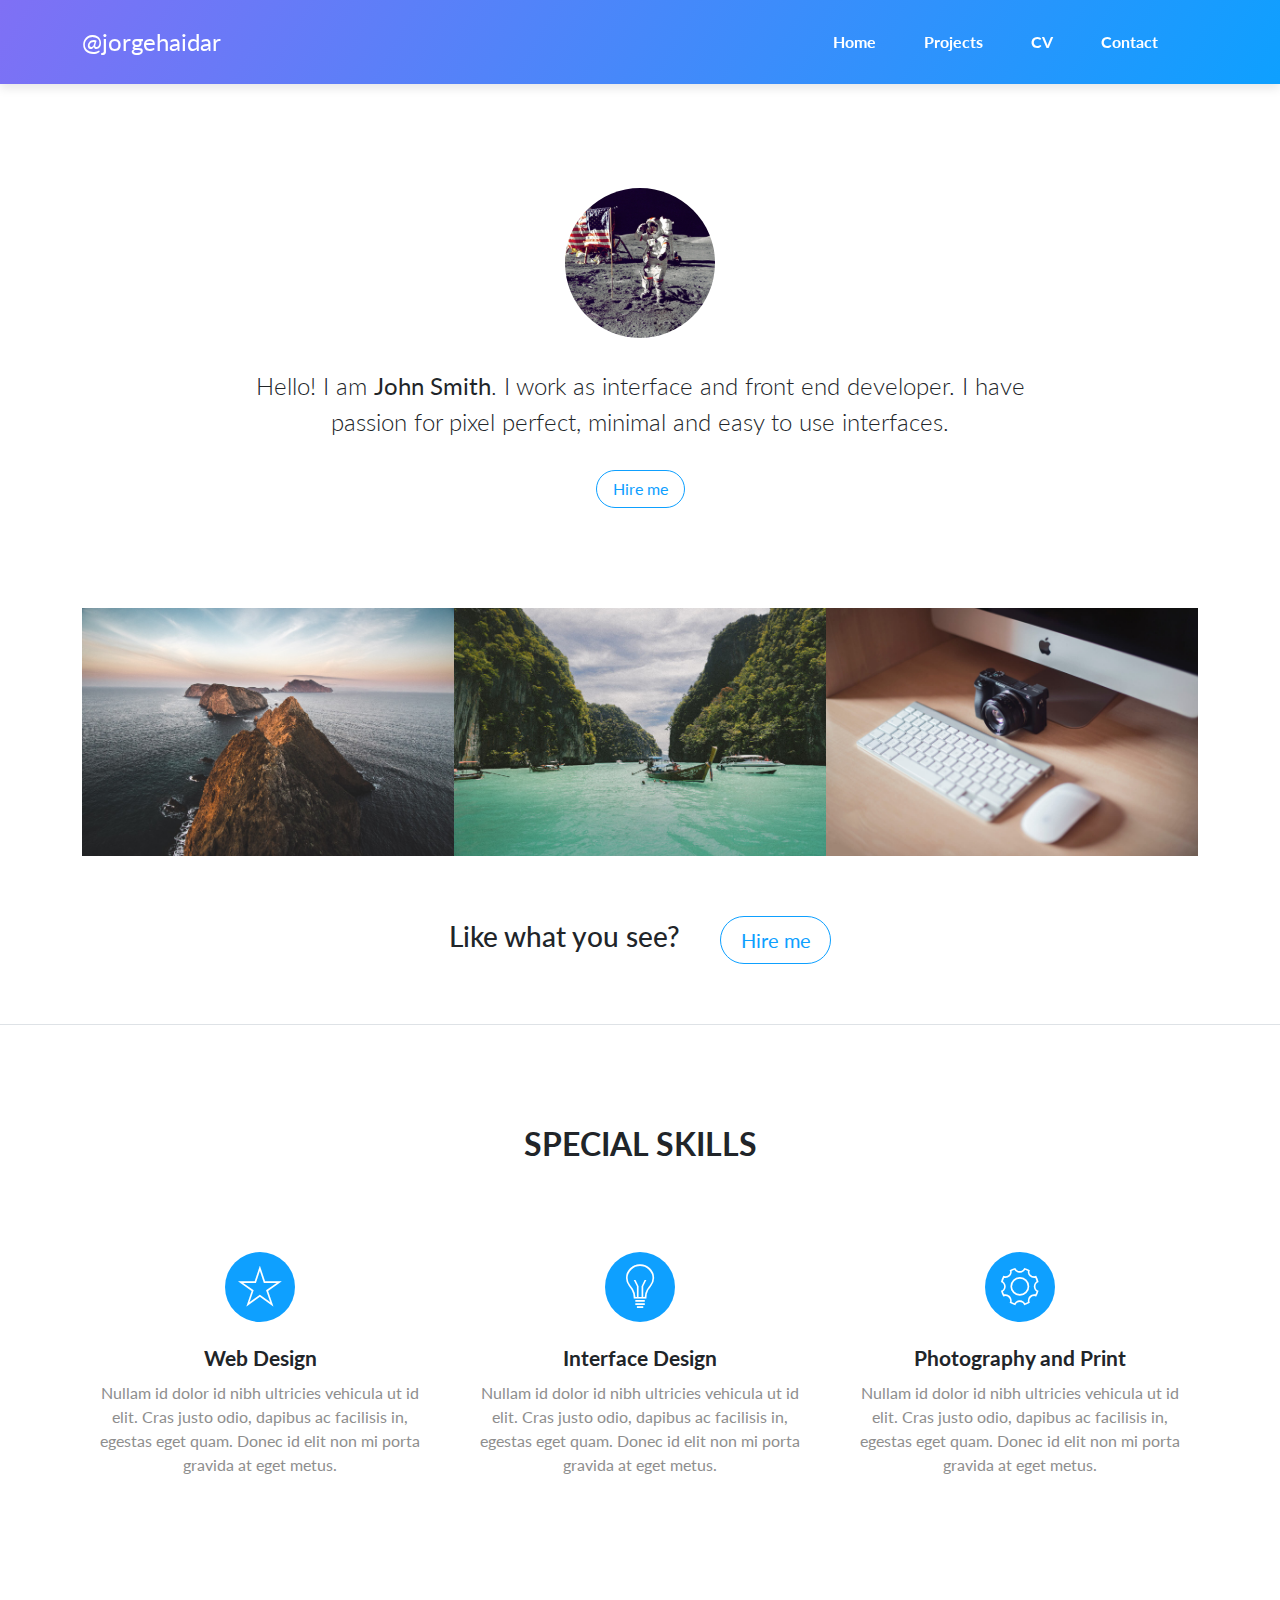
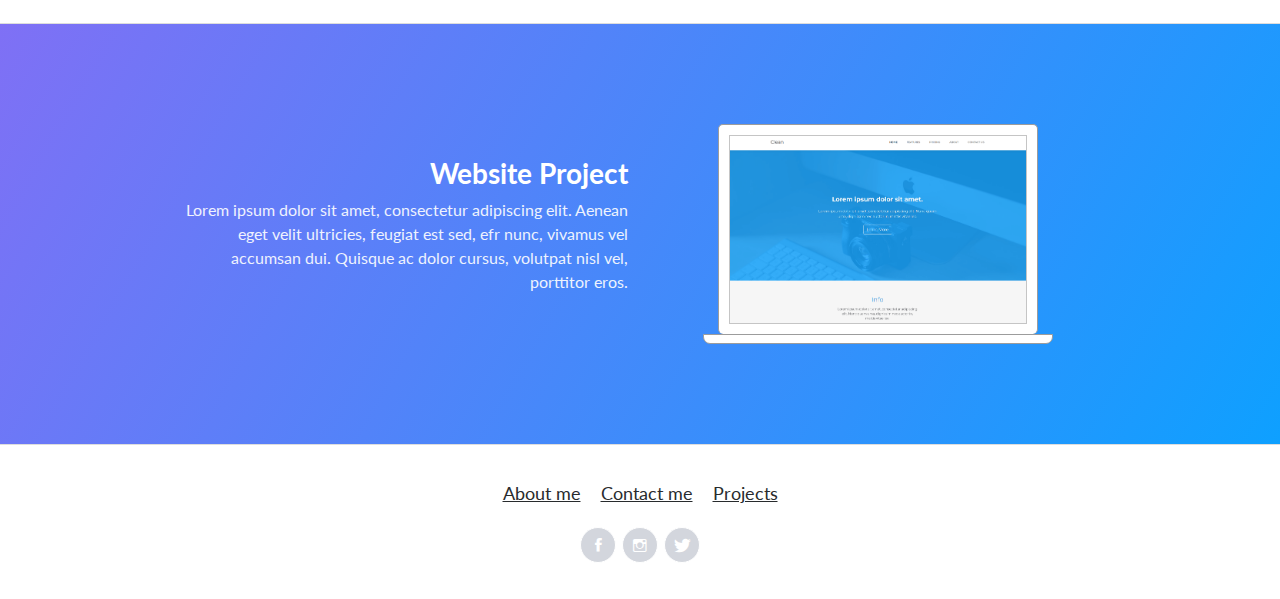
<file: index.html>
<!DOCTYPE html>
<html>

<head>
    <meta charset="utf-8">
    <meta name="viewport" content="width=device-width, initial-scale=1.0, shrink-to-fit=no">
    <title>Home - @jorgehaidar</title>
    <link rel="stylesheet" href="assets/bootstrap/css/bootstrap.min.css">
    <link rel="stylesheet" href="https://fonts.googleapis.com/css?family=Lato:300,400,700&amp;display=swap">
    <link rel="stylesheet" href="assets/fonts/ionicons.min.css">
    <link rel="stylesheet" href="assets/css/pikaday.min.css">
</head>

<body>
    <nav class="navbar navbar-dark navbar-expand-lg fixed-top bg-white portfolio-navbar gradient">
        <div class="container"><a class="navbar-brand logo" href="#">@jorgehaidar</a><button data-bs-toggle="collapse" class="navbar-toggler" data-bs-target="#navbarNav"><span class="visually-hidden">Toggle navigation</span><span class="navbar-toggler-icon"></span></button>
            <div class="collapse navbar-collapse" id="navbarNav">
                <ul class="navbar-nav ms-auto">
                    <li class="nav-item"><a class="nav-link active" href="index.html">Home</a></li>
                    <li class="nav-item"><a class="nav-link" href="projects-no-images.html">Projects</a></li>
                    <li class="nav-item"><a class="nav-link" href="cv.html">CV</a></li>
                    <li class="nav-item"><a class="nav-link" href="contact.html">Contact</a></li>
                </ul>
            </div>
        </div>
    </nav>
    <main class="page lanidng-page">
        <section class="portfolio-block block-intro">
            <div class="container">
                <div class="avatar" style="background-image: url(&quot;assets/img/avatars/avatar.jpg&quot;);"></div>
                <div class="about-me">
                    <p>Hello! I am <strong>John Smith</strong>. I work as interface and front end developer. I have passion for pixel perfect, minimal and easy to use interfaces.</p><a class="btn btn-outline-primary" role="button" href="#">Hire me</a>
                </div>
            </div>
        </section>
        <section class="portfolio-block photography">
            <div class="container">
                <div class="row g-0">
                    <div class="col-md-6 col-lg-4 item zoom-on-hover"><a href="#"><img class="img-fluid image" src="assets/img/nature/image5.jpg"></a></div>
                    <div class="col-md-6 col-lg-4 item zoom-on-hover"><a href="#"><img class="img-fluid image" src="assets/img/nature/image2.jpg"></a></div>
                    <div class="col-md-6 col-lg-4 item zoom-on-hover"><a href="#"><img class="img-fluid image" src="assets/img/tech/image4.jpg"></a></div>
                </div>
            </div>
        </section>
        <section class="portfolio-block call-to-action border-bottom">
            <div class="container">
                <div class="d-flex justify-content-center align-items-center content">
                    <h3>Like what you see?</h3><button class="btn btn-outline-primary btn-lg" type="button">Hire me</button>
                </div>
            </div>
        </section>
        <section class="portfolio-block skills">
            <div class="container">
                <div class="heading">
                    <h2>Special Skills</h2>
                </div>
                <div class="row">
                    <div class="col-md-4">
                        <div class="card special-skill-item border-0">
                            <div class="card-header bg-transparent border-0"><i class="icon ion-ios-star-outline"></i></div>
                            <div class="card-body">
                                <h3 class="card-title">Web Design</h3>
                                <p class="card-text">Nullam id dolor id nibh ultricies vehicula ut id elit. Cras justo odio, dapibus ac facilisis in, egestas eget quam. Donec id elit non mi porta gravida at eget metus.</p>
                            </div>
                        </div>
                    </div>
                    <div class="col-md-4">
                        <div class="card special-skill-item border-0">
                            <div class="card-header bg-transparent border-0"><i class="icon ion-ios-lightbulb-outline"></i></div>
                            <div class="card-body">
                                <h3 class="card-title">Interface Design</h3>
                                <p class="card-text">Nullam id dolor id nibh ultricies vehicula ut id elit. Cras justo odio, dapibus ac facilisis in, egestas eget quam. Donec id elit non mi porta gravida at eget metus.</p>
                            </div>
                        </div>
                    </div>
                    <div class="col-md-4">
                        <div class="card special-skill-item border-0">
                            <div class="card-header bg-transparent border-0"><i class="icon ion-ios-gear-outline"></i></div>
                            <div class="card-body">
                                <h3 class="card-title">Photography and Print</h3>
                                <p class="card-text">Nullam id dolor id nibh ultricies vehicula ut id elit. Cras justo odio, dapibus ac facilisis in, egestas eget quam. Donec id elit non mi porta gravida at eget metus.</p>
                            </div>
                        </div>
                    </div>
                </div>
            </div>
        </section>
    </main>
    <section class="portfolio-block website gradient">
        <div class="container">
            <div class="row align-items-center">
                <div class="col-md-12 col-lg-5 offset-lg-1 text">
                    <h3>Website Project</h3>
                    <p>Lorem ipsum dolor sit amet, consectetur adipiscing elit. Aenean eget velit ultricies, feugiat est sed, efr nunc, vivamus vel accumsan dui. Quisque ac dolor cursus, volutpat nisl vel, porttitor eros.</p>
                </div>
                <div class="col-md-12 col-lg-5">
                    <div class="portfolio-laptop-mockup">
                        <div class="screen">
                            <div class="screen-content" style="background-image: url(&quot;assets/img/tech/image6.png&quot;);"></div>
                        </div>
                        <div class="keyboard"></div>
                    </div>
                </div>
            </div>
        </div>
    </section>
    <footer class="page-footer">
        <div class="container">
            <div class="links"><a href="#">About me</a><a href="#">Contact me</a><a href="#">Projects</a></div>
            <div class="social-icons"><a href="#"><i class="icon ion-social-facebook"></i></a><a href="#"><i class="icon ion-social-instagram-outline"></i></a><a href="#"><i class="icon ion-social-twitter"></i></a></div>
        </div>
    </footer>
    <script src="assets/bootstrap/js/bootstrap.min.js"></script>
    <script src="assets/js/pikaday.min.js"></script>
    <script src="assets/js/theme.js"></script>
</body>

</html>
</file>
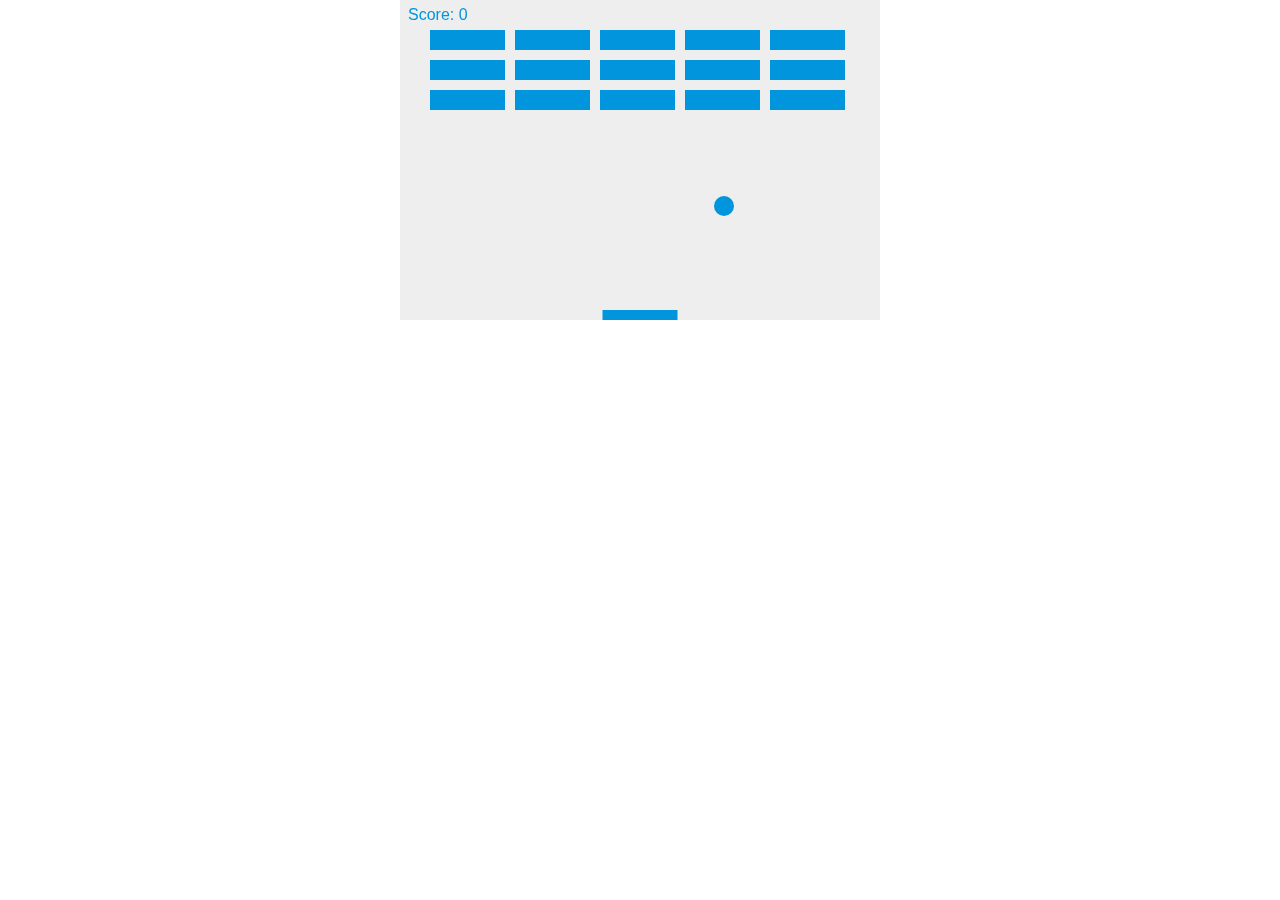
<file: assets/works/Game_dev/index.html>
<!DOCTYPE html>
<html lang="en">
<head>
    <meta charset="UTF-8">
    <title>Gamedev Canvas Workshop</title>
    <style>

        * {
            padding: 0;
            margin: 0;
        }

        canvas {
            background: #eee;
            display: block;
            margin: 0 auto;
        }

    </style>
</head>
<body>

    <canvas id="my_canvas" width="480" height="320">

    </canvas>

    <script>
        var canvas = document.getElementById('my_canvas');
        var ctx = canvas.getContext('2d');

        var x = canvas.width/2;
        var y = canvas.height - 30;
        var dx = 2;
        var dy = -2;

        var ball_radius = 10;

        var paddle_height = 10;
        var paddle_width = 75;
        var paddle_x = (canvas.width - paddle_width) / 2;

        var right_pressed = false;
        var left_pressed = false;

        var brick_row_count = 3;
        var brick_column_count = 5;
        var brick_width = 75;
        var brick_height = 20;
        var brick_padding = 10;
        var brick_off_set_top = 30;
        var brick_off_set_left = 30;

        var bricks = [];
        for (c = 0; c < brick_column_count; c++) {
            bricks[c] = [];
            for ( r = 0; r < brick_row_count ; r++) {
                bricks[c][r] = {x: 0, y: 0, status: 1};
            }
        }

        var score = 0;

        function draw_bricks() {
            for ( c = 0; c < brick_column_count; c++) {
                for ( r = 0; r < brick_row_count; r++) {

                    if (bricks[c][r].status == 1){
                        var brick_x = (c * (brick_width + brick_padding)) + brick_off_set_left;
                        var brick_y = (r * (brick_height + brick_padding)) + brick_off_set_top;
                        bricks[c][r].x = brick_x;
                        bricks[c][r].y = brick_y;
                        ctx.beginPath();
                        ctx.rect(brick_x, brick_y, brick_width, brick_height);
                        ctx.fillStyle = '#0095DD';
                        ctx.fill();
                        ctx.closePath();
                    }
                }
            }
        }
        function draw_paddle() {
            ctx.beginPath();
            ctx.rect(paddle_x, canvas.height - paddle_height, paddle_width, paddle_height);
            ctx.fillStyle = '#0095DD';
            ctx.fill();
            ctx.closePath();
        }
        function draw_ball(){
            ctx.beginPath();
            ctx.arc(x, y, ball_radius, 0, Math.PI*2);
            ctx.fillStyle = '#0095DD';
            ctx.fill();
            ctx.closePath();
        }
        function draw() {
            ctx.clearRect(0, 0, canvas.width, canvas.height);

            if (right_pressed && paddle_x < canvas.width-paddle_width){
                paddle_x += 5;
            } else if (left_pressed && paddle_x > 0){
                paddle_x -= 5;
            }

            draw_bricks();
            draw_ball();
            draw_paddle();
            collision_detection();
            draw_score();
            x += dx;
            y += dy;

            if (x + dx > canvas.width-ball_radius || x + dx < ball_radius){
                dx = -dx;
            }

            if (y + dy > canvas.height-ball_radius-paddle_height){
                if (x > paddle_x && x < paddle_x + paddle_width){
                    dy = -dy;
                } else {
                    alert('Game OVER');
                    document.location.reload();
                }
            } else if (y + dy < ball_radius){
                dy = -dy;
            }

            requestAnimationFrame(draw);
        }

        function key_down_handler(e) {
            if (e.keyCode == 39){
                right_pressed = true;
            } else if (e.keyCode == 37){
                left_pressed = true;
            }
        }

        function key_up_handler(e) {
            if (e.keyCode == 39){
                right_pressed = false;
            } else if (e.keyCode == 37){
                left_pressed = false;
            }
        }

        function mouse_move_handler(e) {
            var relative_x = e.clientX - canvas.offsetLeft;
            if (relative_x > 0 && relative_x < canvas.width){
                paddle_x = relative_x - paddle_width/2;
            }
        }

        function collision_detection() {
            for ( c = 0; c < brick_column_count; c++) {
                for ( r = 0; r < brick_row_count; r++) {
                    var b = bricks[c][r];
                    if (b.status == 1) {
                        if (x > b.x && x < b.x + brick_width && y > b.y && y < b.y + brick_height){
                            dy = -dy;
                            b.status = 0;
                            score++;

                            if (score == brick_row_count * brick_column_count){
                                alert('YOU WIN, CONRATULATIONS!!');
                                document.location.reload();
                            }
                        }
                    }
                }
            }
        }

        function draw_score() {
            ctx.font = '16px Arial';
            ctx.fillStyle = '#0095DD';
            ctx.fillText('Score: ' + score, 8, 20);
        }

        document.addEventListener('keydown', key_down_handler, false);
        document.addEventListener('keyup', key_up_handler, false)
        document.addEventListener('mousemove', mouse_move_handler, false);

        draw();
    </script>
</body>
</html>
</file>
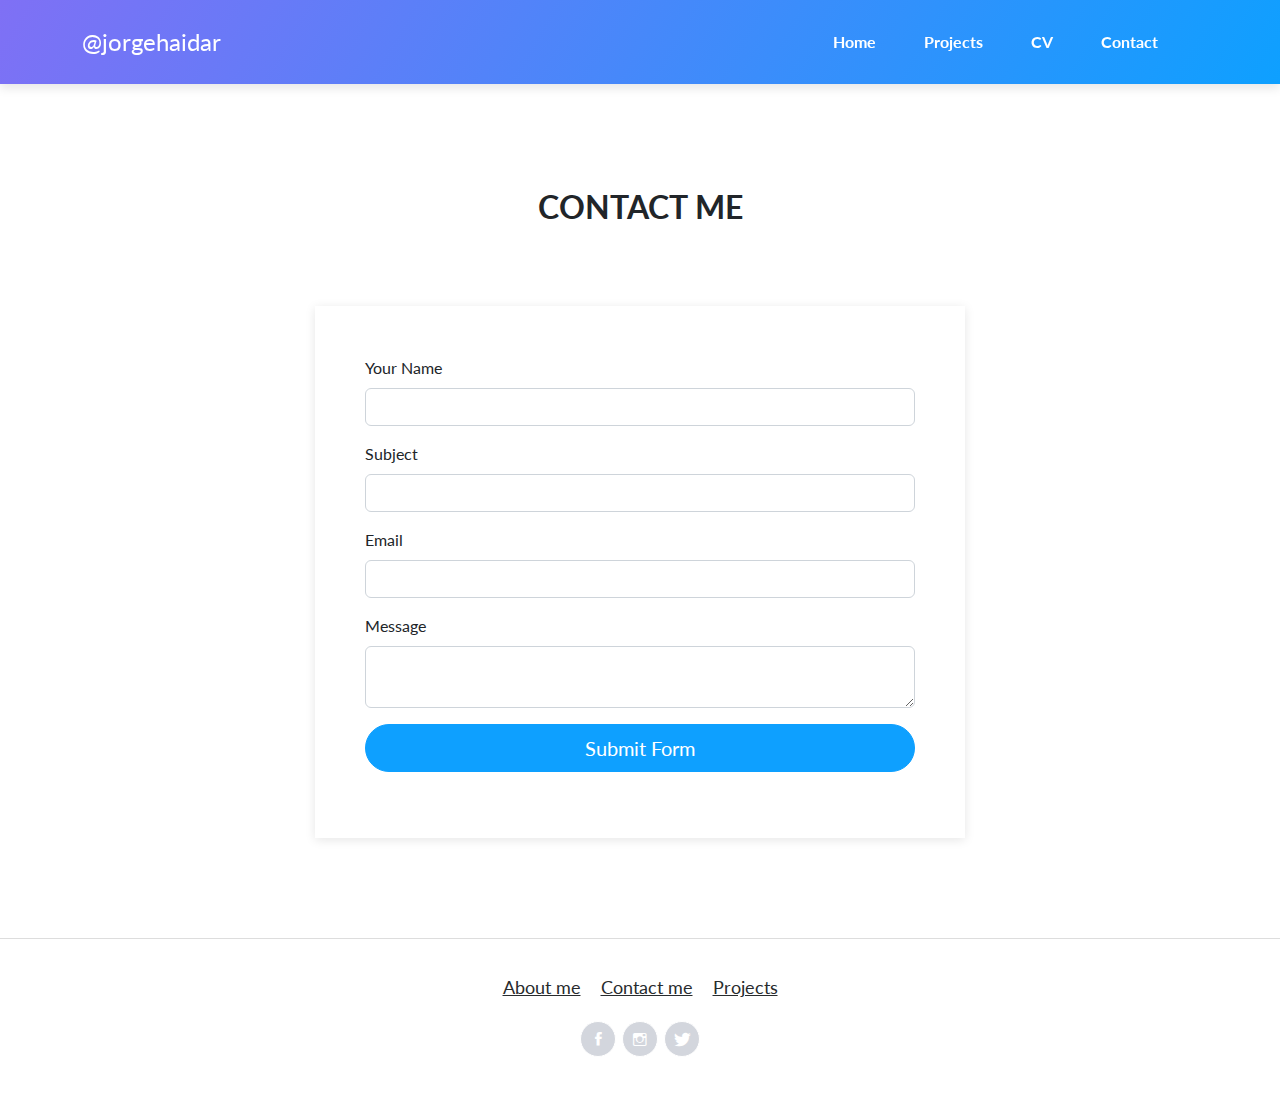
<file: contact.html>
<!DOCTYPE html>
<html>

<head>
    <meta charset="utf-8">
    <meta name="viewport" content="width=device-width, initial-scale=1.0, shrink-to-fit=no">
    <title>Contact - @jorgehaidar</title>
    <link rel="stylesheet" href="assets/bootstrap/css/bootstrap.min.css">
    <link rel="stylesheet" href="https://fonts.googleapis.com/css?family=Lato:300,400,700&amp;display=swap">
    <link rel="stylesheet" href="assets/fonts/ionicons.min.css">
    <link rel="stylesheet" href="assets/css/pikaday.min.css">
</head>

<body>
    <nav class="navbar navbar-dark navbar-expand-lg fixed-top bg-white portfolio-navbar gradient">
        <div class="container"><a class="navbar-brand logo" href="#">@jorgehaidar</a><button data-bs-toggle="collapse" class="navbar-toggler" data-bs-target="#navbarNav"><span class="visually-hidden">Toggle navigation</span><span class="navbar-toggler-icon"></span></button>
            <div class="collapse navbar-collapse" id="navbarNav">
                <ul class="navbar-nav ms-auto">
                    <li class="nav-item"><a class="nav-link" href="index.html">Home</a></li>
                    <li class="nav-item"><a class="nav-link" href="projects-no-images.html">Projects</a></li>
                    <li class="nav-item"><a class="nav-link" href="cv.html">CV</a></li>
                    <li class="nav-item"><a class="nav-link active" href="contact.html">Contact</a></li>
                </ul>
            </div>
        </div>
    </nav>
    <main class="page contact-page">
        <section class="portfolio-block contact">
            <div class="container">
                <div class="heading">
                    <h2>Contact me</h2>
                </div>
                <form>
                    <div class="mb-3"><label class="form-label" for="name">Your Name</label><input class="form-control item" type="text" id="name"></div>
                    <div class="mb-3"><label class="form-label" for="subject">Subject</label><input class="form-control item" type="text" id="subject"></div>
                    <div class="mb-3"><label class="form-label" for="email">Email</label><input class="form-control item" type="email" id="email"></div>
                    <div class="mb-3"><label class="form-label" for="message">Message</label><textarea class="form-control item" id="message"></textarea></div>
                    <div class="mb-3"><button class="btn btn-primary btn-lg d-block w-100" type="submit">Submit Form</button></div>
                </form>
            </div>
        </section>
    </main>
    <footer class="page-footer">
        <div class="container">
            <div class="links"><a href="#">About me</a><a href="#">Contact me</a><a href="#">Projects</a></div>
            <div class="social-icons"><a href="#"><i class="icon ion-social-facebook"></i></a><a href="#"><i class="icon ion-social-instagram-outline"></i></a><a href="#"><i class="icon ion-social-twitter"></i></a></div>
        </div>
    </footer>
    <script src="assets/bootstrap/js/bootstrap.min.js"></script>
    <script src="assets/js/pikaday.min.js"></script>
    <script src="assets/js/theme.js"></script>
</body>

</html>
</file>
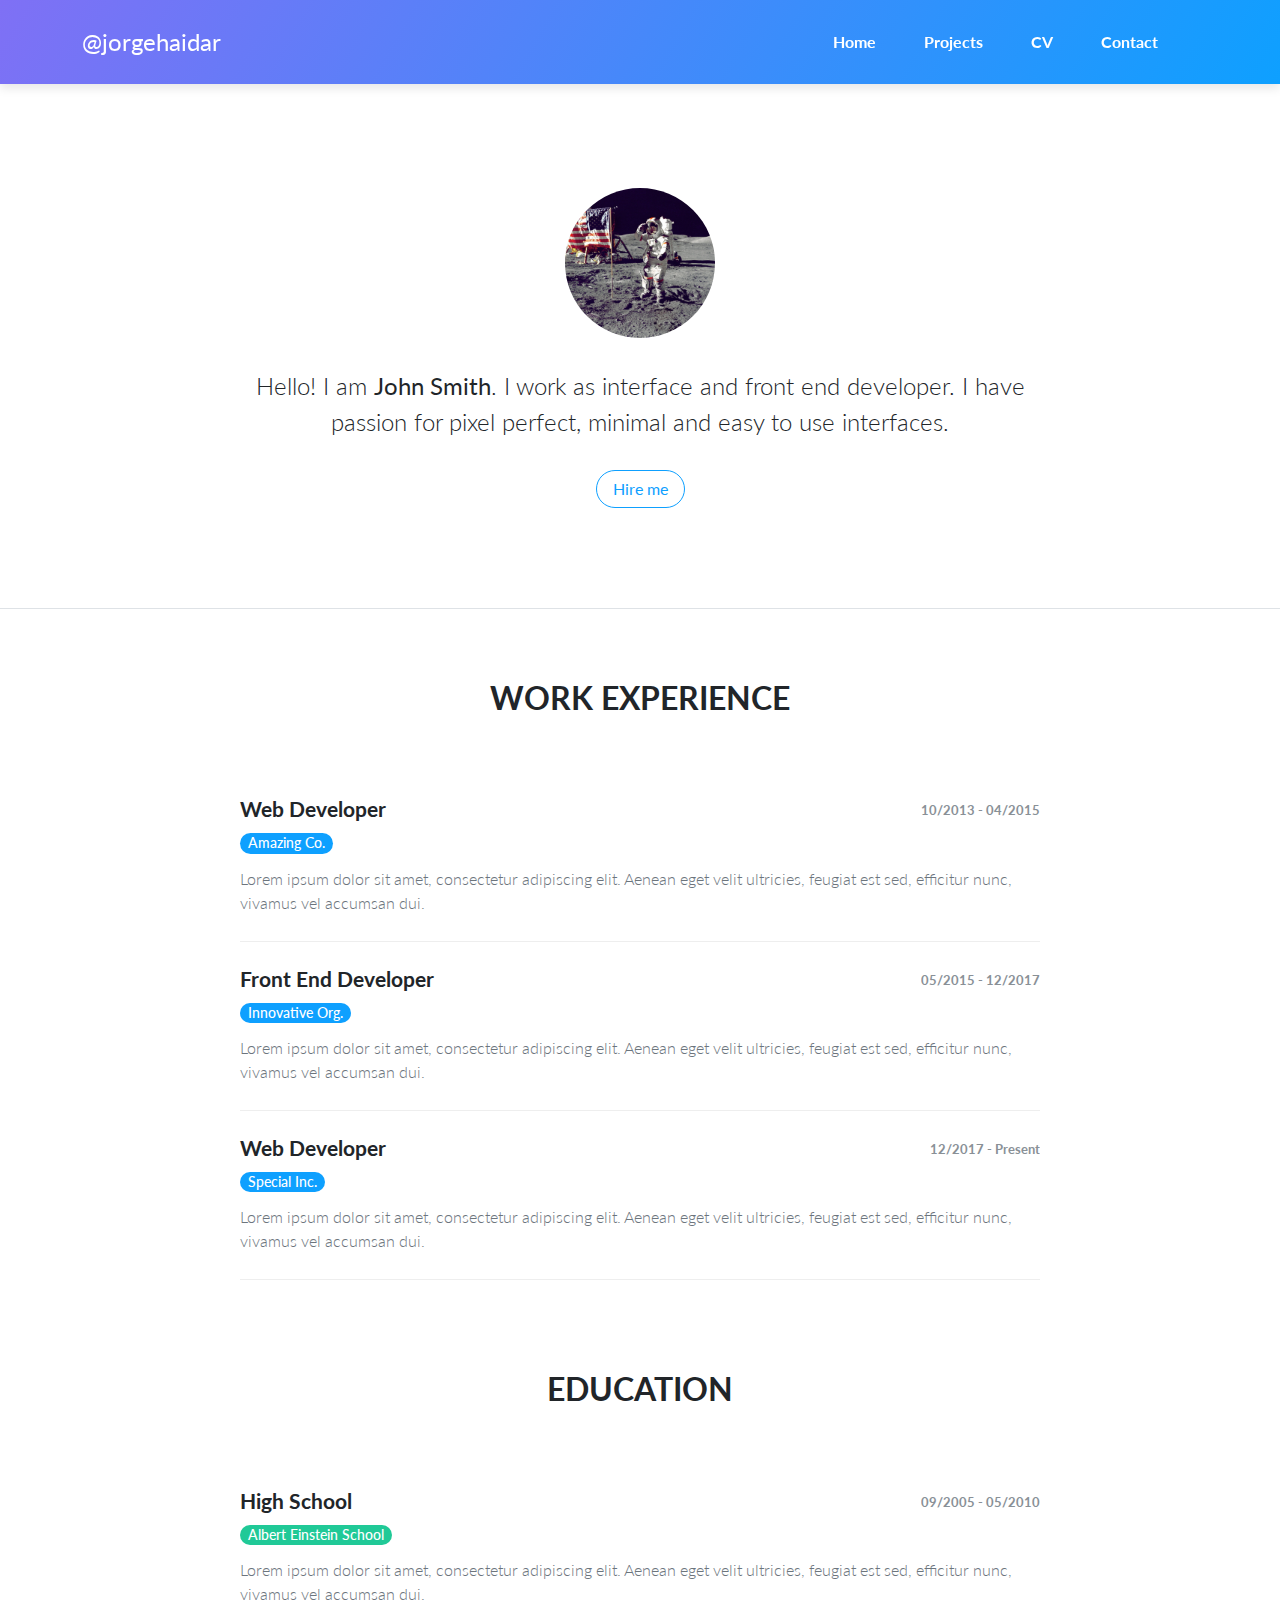
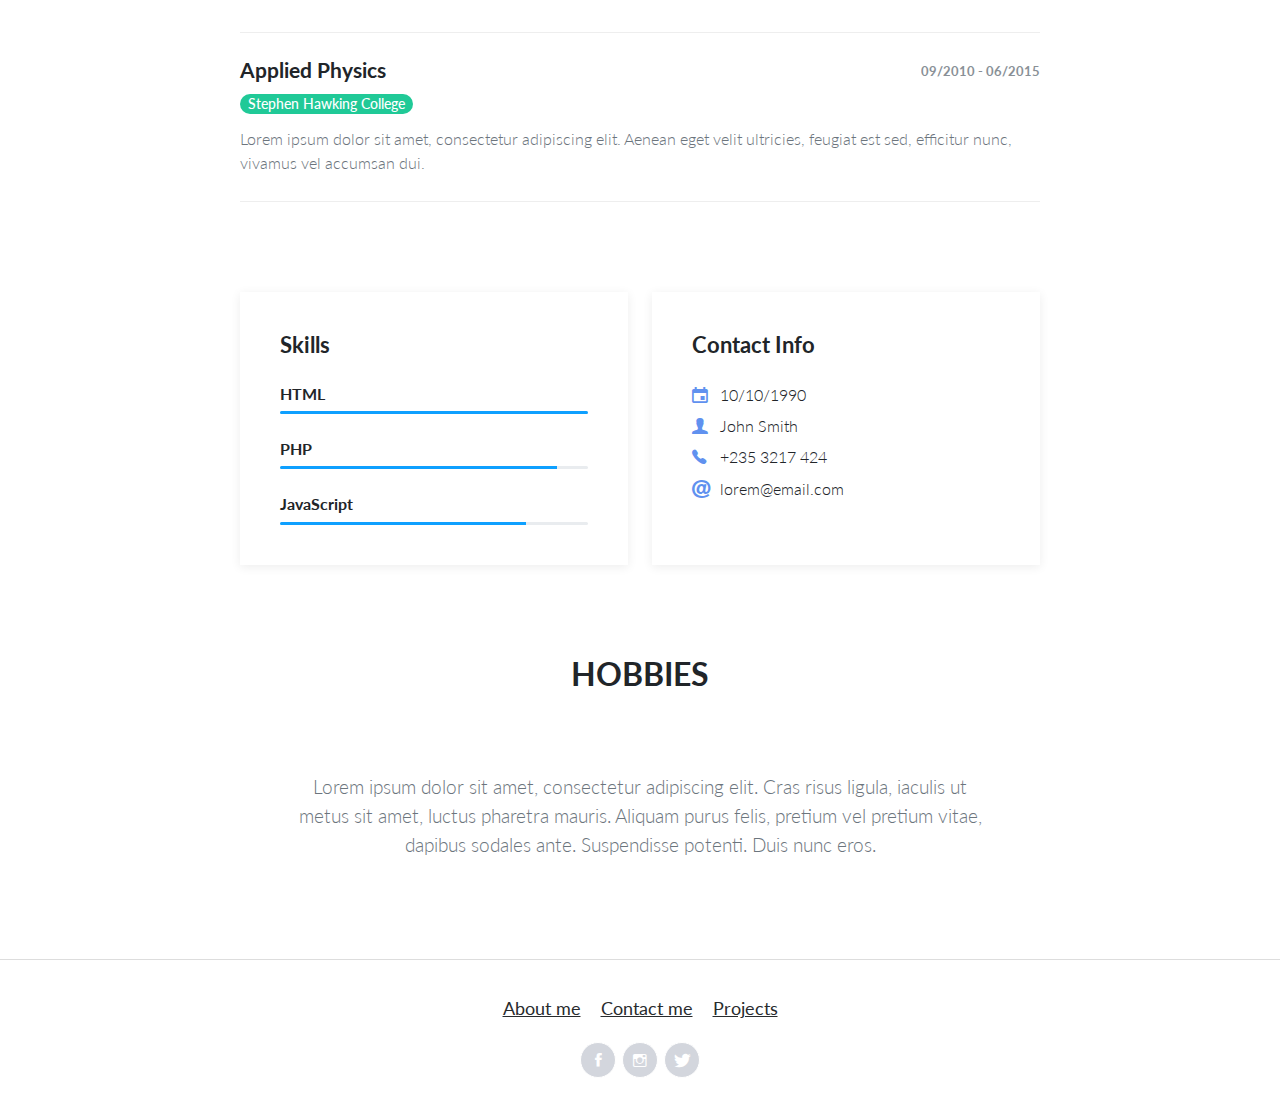
<file: cv.html>
<!DOCTYPE html>
<html>

<head>
    <meta charset="utf-8">
    <meta name="viewport" content="width=device-width, initial-scale=1.0, shrink-to-fit=no">
    <title>CV - @jorgehaidar</title>
    <link rel="stylesheet" href="assets/bootstrap/css/bootstrap.min.css">
    <link rel="stylesheet" href="https://fonts.googleapis.com/css?family=Lato:300,400,700&amp;display=swap">
    <link rel="stylesheet" href="assets/fonts/ionicons.min.css">
    <link rel="stylesheet" href="assets/css/pikaday.min.css">
</head>

<body>
    <nav class="navbar navbar-dark navbar-expand-lg fixed-top bg-white portfolio-navbar gradient">
        <div class="container"><a class="navbar-brand logo" href="#">@jorgehaidar</a><button data-bs-toggle="collapse" class="navbar-toggler" data-bs-target="#navbarNav"><span class="visually-hidden">Toggle navigation</span><span class="navbar-toggler-icon"></span></button>
            <div class="collapse navbar-collapse" id="navbarNav">
                <ul class="navbar-nav ms-auto">
                    <li class="nav-item"><a class="nav-link" href="index.html">Home</a></li>
                    <li class="nav-item"><a class="nav-link" href="projects-no-images.html">Projects</a></li>
                    <li class="nav-item"><a class="nav-link active" href="cv.html">CV</a></li>
                    <li class="nav-item"><a class="nav-link" href="contact.html">Contact</a></li>
                </ul>
            </div>
        </div>
    </nav>
    <main class="page cv-page">
        <section class="portfolio-block block-intro border-bottom">
            <div class="container">
                <div class="avatar" style="background-image: url(&quot;assets/img/avatars/avatar.jpg&quot;);"></div>
                <div class="about-me">
                    <p>Hello! I am <strong>John Smith</strong>. I work as interface and front end developer. I have passion for pixel perfect, minimal and easy to use interfaces.</p><a class="btn btn-outline-primary" role="button" href="#">Hire me</a>
                </div>
            </div>
        </section>
        <section class="portfolio-block cv">
            <div class="container">
                <div class="work-experience group">
                    <div class="heading">
                        <h2 class="text-center">Work Experience</h2>
                    </div>
                    <div class="item">
                        <div class="row">
                            <div class="col-md-6">
                                <h3>Web Developer</h3>
                                <h4 class="organization">Amazing Co.</h4>
                            </div>
                            <div class="col-md-6"><span class="period">10/2013 - 04/2015</span></div>
                        </div>
                        <p class="text-muted">Lorem ipsum dolor sit amet, consectetur adipiscing elit. Aenean eget velit ultricies, feugiat est sed, efficitur nunc, vivamus vel accumsan dui.</p>
                    </div>
                    <div class="item">
                        <div class="row">
                            <div class="col-6">
                                <h3>Front End Developer</h3>
                                <h4 class="organization">Innovative Org.</h4>
                            </div>
                            <div class="col-md-6"><span class="period">05/2015 - 12/2017</span></div>
                        </div>
                        <p class="text-muted">Lorem ipsum dolor sit amet, consectetur adipiscing elit. Aenean eget velit ultricies, feugiat est sed, efficitur nunc, vivamus vel accumsan dui.</p>
                    </div>
                    <div class="item">
                        <div class="row">
                            <div class="col-md-6">
                                <h3>Web Developer</h3>
                                <h4 class="organization">Special Inc.</h4>
                            </div>
                            <div class="col-md-6"><span class="period">12/2017 - Present</span></div>
                        </div>
                        <p class="text-muted">Lorem ipsum dolor sit amet, consectetur adipiscing elit. Aenean eget velit ultricies, feugiat est sed, efficitur nunc, vivamus vel accumsan dui.</p>
                    </div>
                </div>
                <div class="education group">
                    <div class="heading">
                        <h2 class="text-center">Education</h2>
                    </div>
                    <div class="item">
                        <div class="row">
                            <div class="col-md-6">
                                <h3>High School</h3>
                                <h4 class="organization">Albert Einstein School</h4>
                            </div>
                            <div class="col-6"><span class="period">09/2005 - 05/2010</span></div>
                        </div>
                        <p class="text-muted">Lorem ipsum dolor sit amet, consectetur adipiscing elit. Aenean eget velit ultricies, feugiat est sed, efficitur nunc, vivamus vel accumsan dui.</p>
                    </div>
                    <div class="item">
                        <div class="row">
                            <div class="col-md-6">
                                <h3>Applied Physics</h3>
                                <h4 class="organization">Stephen Hawking College</h4>
                            </div>
                            <div class="col-md-6"><span class="period">09/2010 - 06/2015</span></div>
                        </div>
                        <p class="text-muted">Lorem ipsum dolor sit amet, consectetur adipiscing elit. Aenean eget velit ultricies, feugiat est sed, efficitur nunc, vivamus vel accumsan dui.</p>
                    </div>
                </div>
                <div class="group">
                    <div class="row">
                        <div class="col-md-6">
                            <div class="skills portfolio-info-card">
                                <h2>Skills</h2>
                                <h3>HTML</h3>
                                <div class="progress">
                                    <div class="progress-bar" aria-valuenow="100" aria-valuemin="0" aria-valuemax="100" style="width: 100%;"><span class="visually-hidden">100%</span></div>
                                </div>
                                <h3>PHP</h3>
                                <div class="progress">
                                    <div class="progress-bar" aria-valuenow="90" aria-valuemin="0" aria-valuemax="100" style="width: 90%;"><span class="visually-hidden">90%</span></div>
                                </div>
                                <h3>JavaScript</h3>
                                <div class="progress">
                                    <div class="progress-bar" aria-valuenow="80" aria-valuemin="0" aria-valuemax="100" style="width: 80%;"><span class="visually-hidden">80%</span></div>
                                </div>
                            </div>
                        </div>
                        <div class="col-md-6">
                            <div class="contact-info portfolio-info-card">
                                <h2>Contact Info</h2>
                                <div class="row">
                                    <div class="col-1"><i class="icon ion-android-calendar icon"></i></div>
                                    <div class="col-9"><span>10/10/1990</span></div>
                                </div>
                                <div class="row">
                                    <div class="col-1"><i class="icon ion-person icon"></i></div>
                                    <div class="col-9"><span>John Smith</span></div>
                                </div>
                                <div class="row">
                                    <div class="col-1"><i class="icon ion-ios-telephone icon"></i></div>
                                    <div class="col-9"><span>+235 3217 424</span></div>
                                </div>
                                <div class="row">
                                    <div class="col-1"><i class="icon ion-at icon"></i></div>
                                    <div class="col-9"><span>lorem@email.com</span></div>
                                </div>
                            </div>
                        </div>
                    </div>
                </div>
                <div class="hobbies group">
                    <div class="heading">
                        <h2 class="text-center">Hobbies</h2>
                    </div>
                    <p class="text-center text-muted">Lorem ipsum dolor sit amet, consectetur adipiscing elit. Cras risus ligula, iaculis ut metus sit amet, luctus pharetra mauris. Aliquam purus felis, pretium vel pretium vitae, dapibus sodales ante. Suspendisse potenti. Duis nunc eros.</p>
                </div>
            </div>
        </section>
    </main>
    <footer class="page-footer">
        <div class="container">
            <div class="links"><a href="#">About me</a><a href="#">Contact me</a><a href="#">Projects</a></div>
            <div class="social-icons"><a href="#"><i class="icon ion-social-facebook"></i></a><a href="#"><i class="icon ion-social-instagram-outline"></i></a><a href="#"><i class="icon ion-social-twitter"></i></a></div>
        </div>
    </footer>
    <script src="assets/bootstrap/js/bootstrap.min.js"></script>
    <script src="assets/js/pikaday.min.js"></script>
    <script src="assets/js/theme.js"></script>
</body>

</html>
</file>
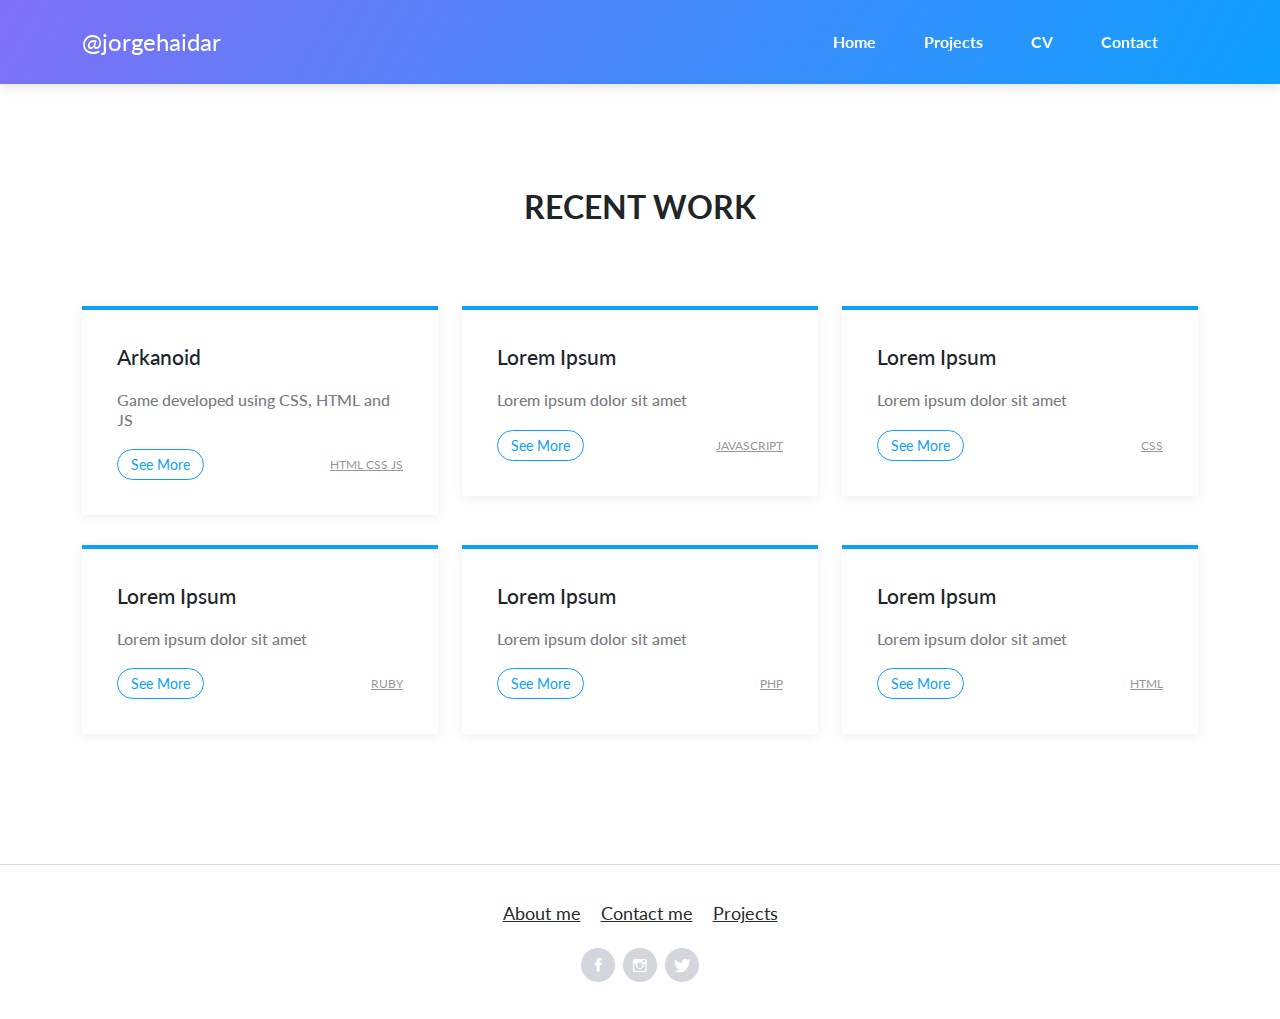
<file: projects-no-images.html>
<!DOCTYPE html>
<html>

<head>
    <meta charset="utf-8">
    <meta name="viewport" content="width=device-width, initial-scale=1.0, shrink-to-fit=no">
    <title>Projects - @jorgehaidar</title>
    <link rel="stylesheet" href="assets/bootstrap/css/bootstrap.min.css">
    <link rel="stylesheet" href="https://fonts.googleapis.com/css?family=Lato:300,400,700&amp;display=swap">
    <link rel="stylesheet" href="assets/fonts/ionicons.min.css">
    <link rel="stylesheet" href="assets/css/pikaday.min.css">
</head>

<body>
    <nav class="navbar navbar-dark navbar-expand-lg fixed-top bg-white portfolio-navbar gradient">
        <div class="container"><a class="navbar-brand logo" href="#">@jorgehaidar</a><button data-bs-toggle="collapse" class="navbar-toggler" data-bs-target="#navbarNav"><span class="visually-hidden">Toggle navigation</span><span class="navbar-toggler-icon"></span></button>
            <div class="collapse navbar-collapse" id="navbarNav">
                <ul class="navbar-nav ms-auto">
                    <li class="nav-item"><a class="nav-link" href="index.html">Home</a></li>
                    <li class="nav-item"><a class="nav-link active" href="projects-no-images.html">Projects</a></li>
                    <li class="nav-item"><a class="nav-link" href="cv.html">CV</a></li>
                    <li class="nav-item"><a class="nav-link" href="contact.html">Contact</a></li>
                </ul>
            </div>
        </div>
    </nav>
    <main class="page projets-page">
        <section class="portfolio-block project-no-images">
            <div class="container">
                <div class="heading">
                    <h2>Recent Work</h2>
                </div>
                <div class="row">
                    <div class="col-md-6 col-lg-4">
                        <div class="project-card-no-image">
                            <h3>Arkanoid</h3>
                            <h4>Game developed using CSS, HTML and JS</h4><a class="btn btn-outline-primary btn-sm" role="button" href="assets/works/Game_dev/index.html">See More</a>
                            <div class="tags"><a href="#">HTML CSS JS</a></div>
                        </div>
                    </div>
                    <div class="col-md-6 col-lg-4">
                        <div class="project-card-no-image">
                            <h3>Lorem Ipsum</h3>
                            <h4>Lorem ipsum dolor sit amet</h4><a class="btn btn-outline-primary btn-sm" role="button" href="#">See More</a>
                            <div class="tags"><a href="#">JavaScript</a></div>
                        </div>
                    </div>
                    <div class="col-md-6 col-lg-4">
                        <div class="project-card-no-image">
                            <h3>Lorem Ipsum</h3>
                            <h4>Lorem ipsum dolor sit amet</h4><a class="btn btn-outline-primary btn-sm" role="button" href="#">See More</a>
                            <div class="tags"><a href="#">CSS</a></div>
                        </div>
                    </div>
                    <div class="col-md-6 col-lg-4">
                        <div class="project-card-no-image">
                            <h3>Lorem Ipsum</h3>
                            <h4>Lorem ipsum dolor sit amet</h4><a class="btn btn-outline-primary btn-sm" role="button" href="#">See More</a>
                            <div class="tags"><a href="#">Ruby</a></div>
                        </div>
                    </div>
                    <div class="col-md-6 col-lg-4">
                        <div class="project-card-no-image">
                            <h3>Lorem Ipsum</h3>
                            <h4>Lorem ipsum dolor sit amet</h4><a class="btn btn-outline-primary btn-sm" role="button" href="#">See More</a>
                            <div class="tags"><a href="#">PHP</a></div>
                        </div>
                    </div>
                    <div class="col-md-6 col-lg-4">
                        <div class="project-card-no-image">
                            <h3>Lorem Ipsum</h3>
                            <h4>Lorem ipsum dolor sit amet</h4><a class="btn btn-outline-primary btn-sm" role="button" href="#">See More</a>
                            <div class="tags"><a href="#">HTML</a></div>
                        </div>
                    </div>
                </div>
            </div>
        </section>
    </main>
    <footer class="page-footer">
        <div class="container">
            <div class="links"><a href="#">About me</a><a href="#">Contact me</a><a href="#">Projects</a></div>
            <div class="social-icons"><a href="#"><i class="icon ion-social-facebook"></i></a><a href="#"><i class="icon ion-social-instagram-outline"></i></a><a href="#"><i class="icon ion-social-twitter"></i></a></div>
        </div>
    </footer>
    <script src="assets/bootstrap/js/bootstrap.min.js"></script>
    <script src="assets/js/pikaday.min.js"></script>
    <script src="assets/js/theme.js"></script>
</body>

</html>
</file>
<file: assets/css/pikaday.min.css>
/* !
 * Pikaday
 * Copyright © 2014 David Bushell | BSD & MIT license | http://dbushell.com/ */

.pika-single {
  z-index: 9999;
  display: block;
  position: relative;
  color: #333;
  background: #fff;
  border: 1px solid #ccc;
  border-bottom-color: #bbb;
  font-family: "Helvetica Neue",Helvetica,Arial,sans-serif;
}

.pika-single:after, .pika-single:before {
  content: " ";
  display: table;
}

.pika-single:after {
  clear: both;
}

.pika-single.is-hidden {
  display: none;
}

.pika-single.is-bound {
  position: absolute;
  box-shadow: 0 5px 15px -5px rgba(0,0,0,.5);
}

.pika-lendar {
  float: left;
  width: 240px;
  margin: 8px;
}

.pika-title {
  position: relative;
  text-align: center;
}

.pika-label {
  display: inline-block;
  position: relative;
  z-index: 9999;
  overflow: hidden;
  margin: 0;
  padding: 5px 3px;
  font-size: 14px;
  line-height: 20px;
  font-weight: 700;
  background-color: #fff;
}

.pika-title select {
  cursor: pointer;
  position: absolute;
  z-index: 9998;
  margin: 0;
  left: 0;
  top: 5px;
  opacity: 0;
}

.pika-next, .pika-prev {
  display: block;
  cursor: pointer;
  position: relative;
  outline: 0;
  border: 0;
  padding: 0;
  width: 20px;
  height: 30px;
  text-indent: 20px;
  white-space: nowrap;
  overflow: hidden;
  background-color: transparent;
  background-position: center center;
  background-repeat: no-repeat;
  background-size: 75% 75%;
  opacity: .5;
}

.pika-next:hover, .pika-prev:hover {
  opacity: 1;
}

.is-rtl .pika-next, .pika-prev {
  float: left;
  background-image: url([data-uri]);
}

.is-rtl .pika-prev, .pika-next {
  float: right;
  background-image: url([data-uri]);
}

.pika-next.is-disabled, .pika-prev.is-disabled {
  cursor: default;
  opacity: .2;
}

.pika-select {
  display: inline-block;
}

.pika-table {
  width: 100%;
  border-collapse: collapse;
  border-spacing: 0;
  border: 0;
}

.pika-table td, .pika-table th {
  width: 14.285714285714286%;
  padding: 0;
}

.pika-table th {
  color: #999;
  font-size: 12px;
  line-height: 25px;
  font-weight: 700;
  text-align: center;
}

.pika-button {
  cursor: pointer;
  display: block;
  box-sizing: border-box;
  -moz-box-sizing: border-box;
  outline: 0;
  border: 0;
  margin: 0;
  width: 100%;
  padding: 5px;
  color: #666;
  font-size: 12px;
  line-height: 15px;
  text-align: right;
  background: #f5f5f5;
}

.pika-week {
  font-size: 11px;
  color: #999;
}

.is-today .pika-button {
  color: #3af;
  font-weight: 700;
}

.has-event .pika-button, .is-selected .pika-button {
  color: #fff;
  font-weight: 700;
  background: #3af;
  box-shadow: inset 0 1px 3px #178fe5;
  border-radius: 3px;
}

.has-event .pika-button {
  background: #005da9;
  box-shadow: inset 0 1px 3px #0076c9;
}

.is-disabled .pika-button, .is-inrange .pika-button {
  background: #d5e9f7;
}

.is-startrange .pika-button {
  color: #fff;
  background: #6cb31d;
  box-shadow: none;
  border-radius: 3px;
}

.is-endrange .pika-button {
  color: #fff;
  background: #3af;
  box-shadow: none;
  border-radius: 3px;
}

.is-disabled .pika-button {
  pointer-events: none;
  cursor: default;
  color: #999;
  opacity: .3;
}

.is-outside-current-month .pika-button {
  color: #999;
  opacity: .3;
}

.is-selection-disabled {
  pointer-events: none;
  cursor: default;
}

.pika-button:hover, .pika-row.pick-whole-week:hover .pika-button {
  color: #fff;
  background: #ff8000;
  box-shadow: none;
  border-radius: 3px;
}

.pika-table abbr {
  border-bottom: none;
  cursor: help;
}

/* # sourceMappingURL=pikaday.min.css.map */
</file>
